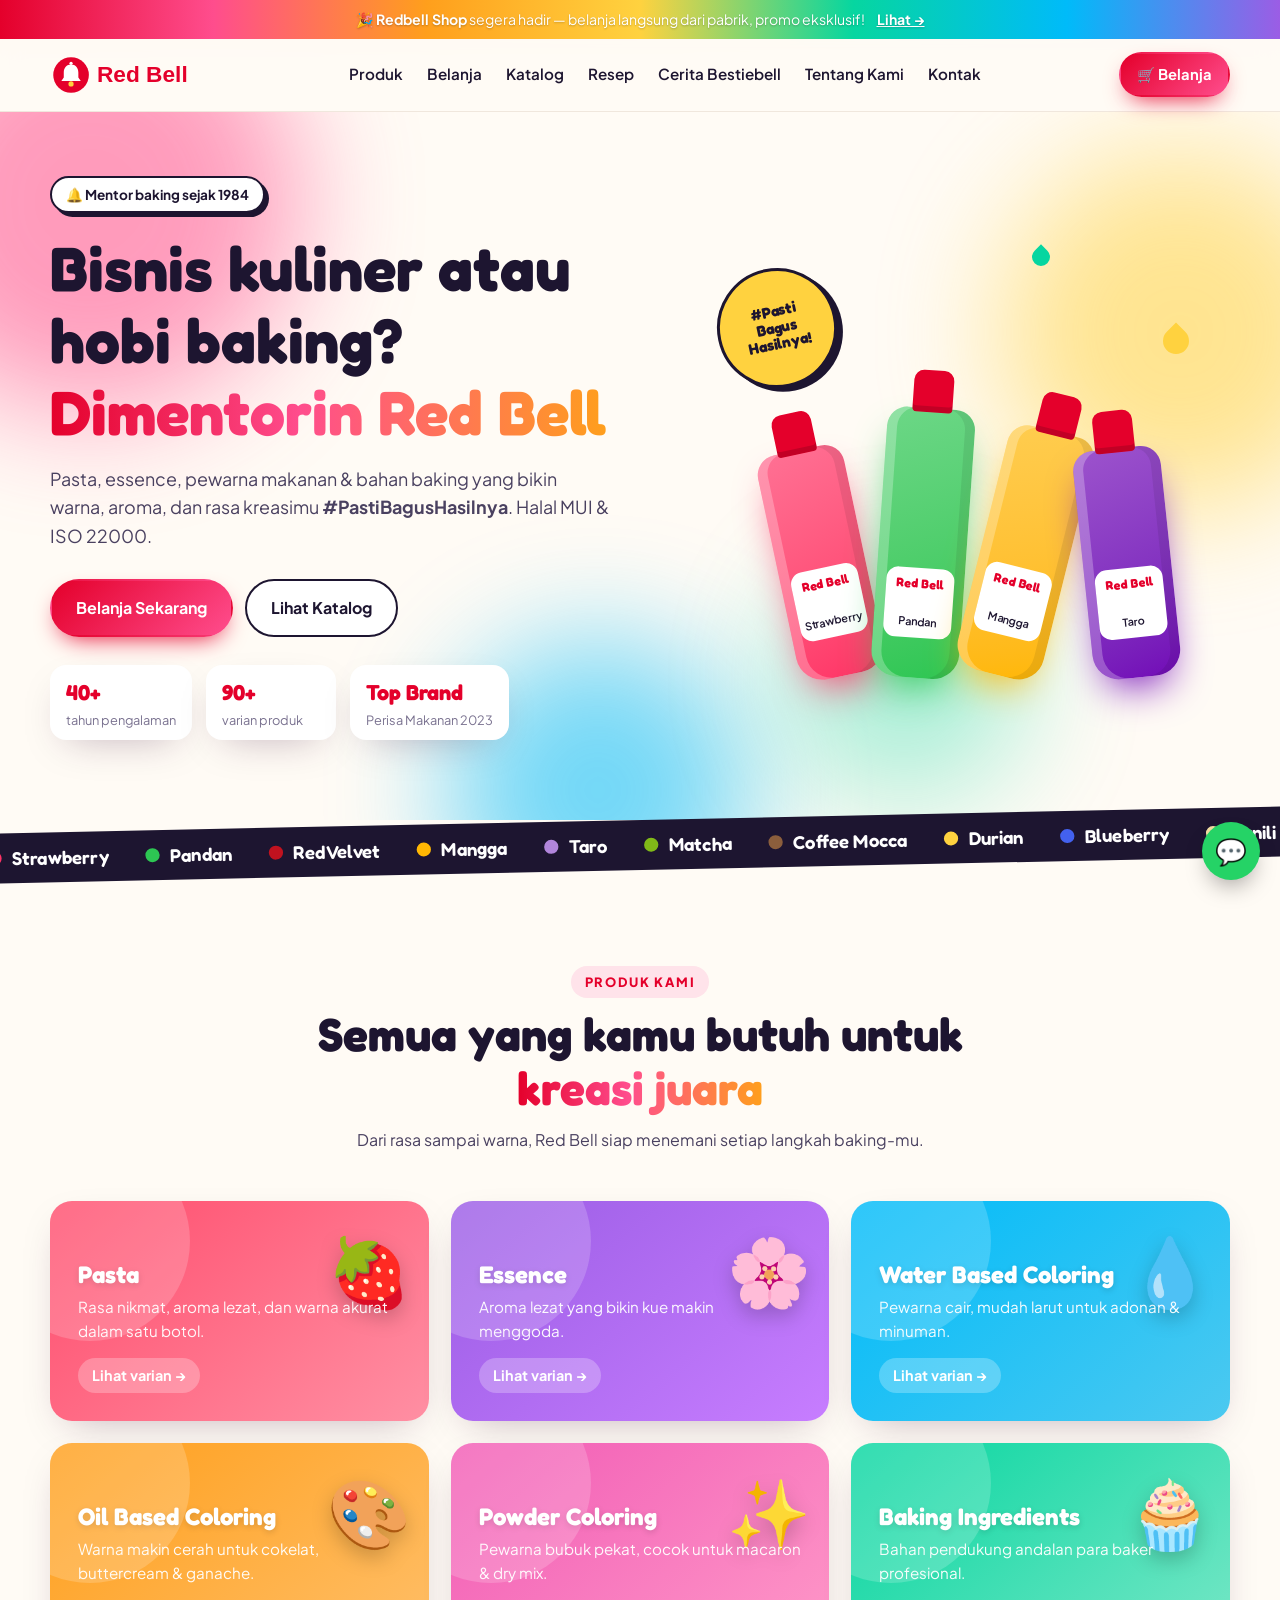
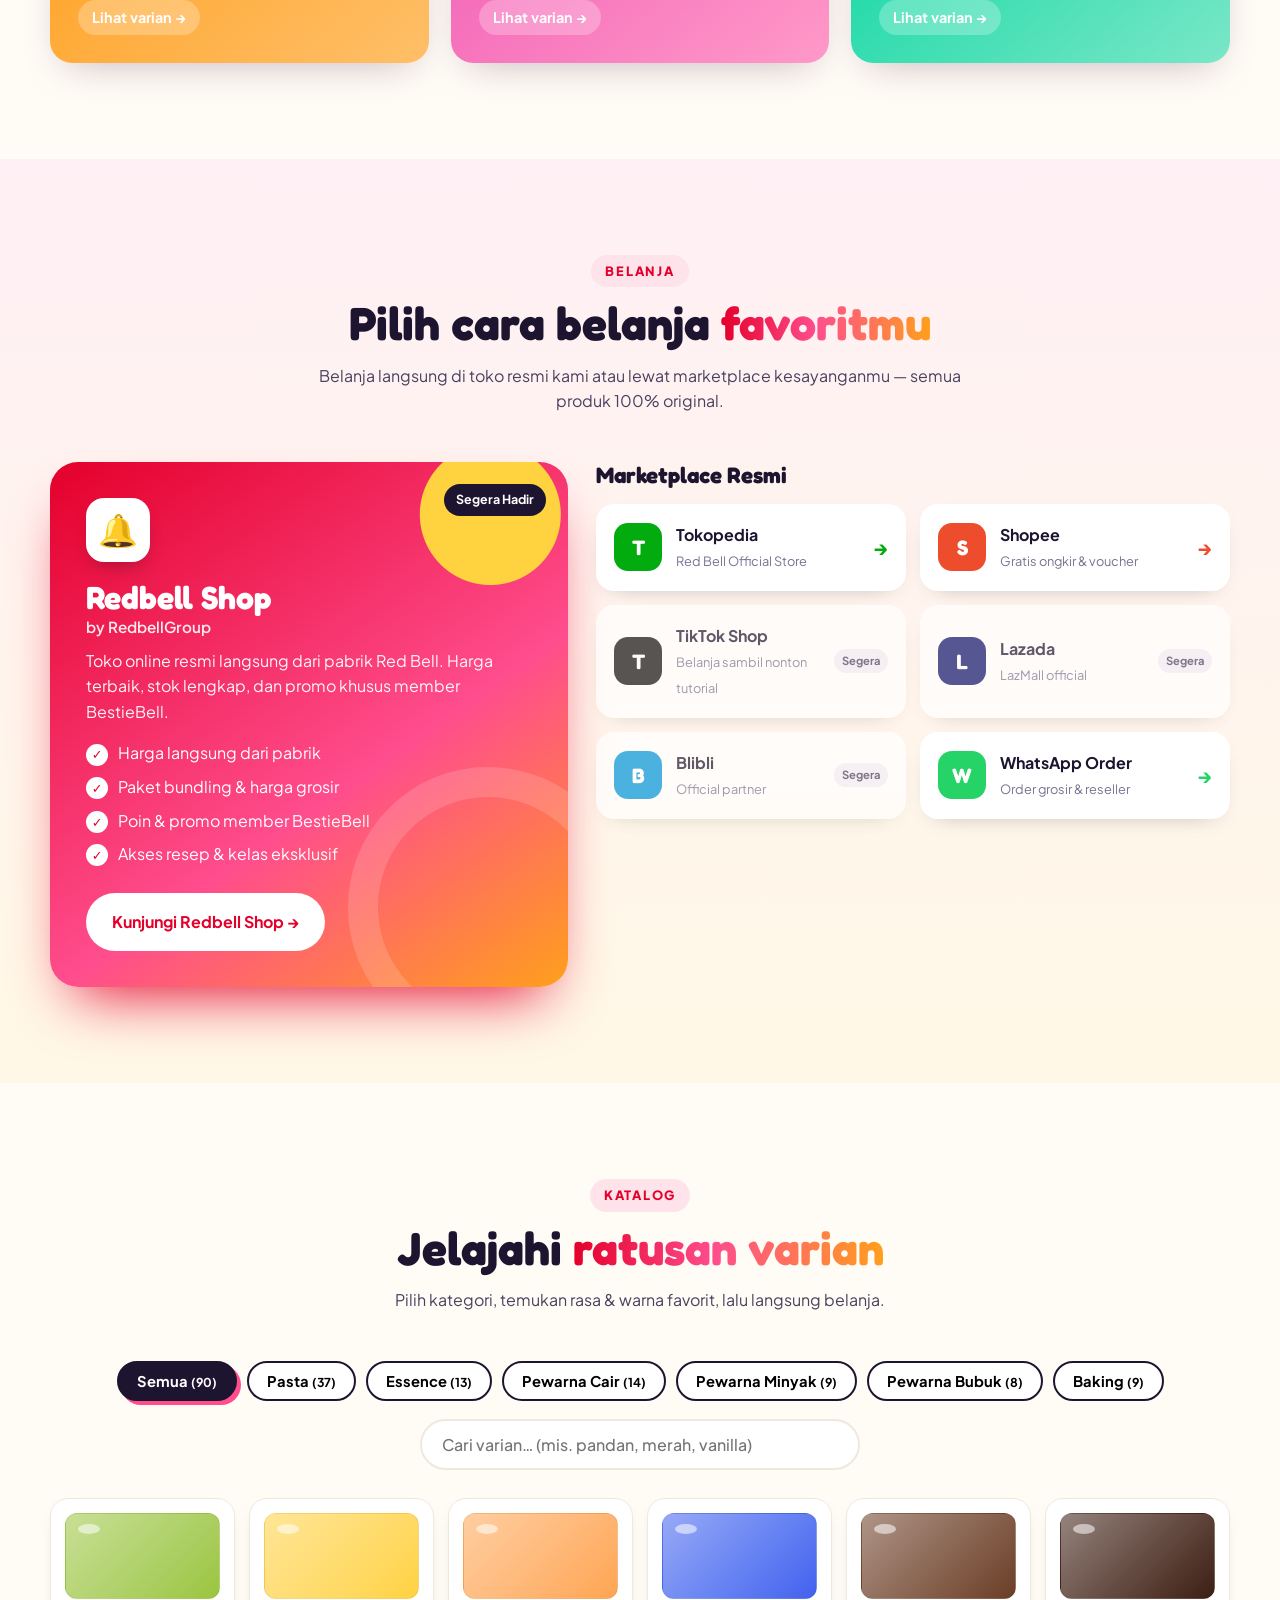
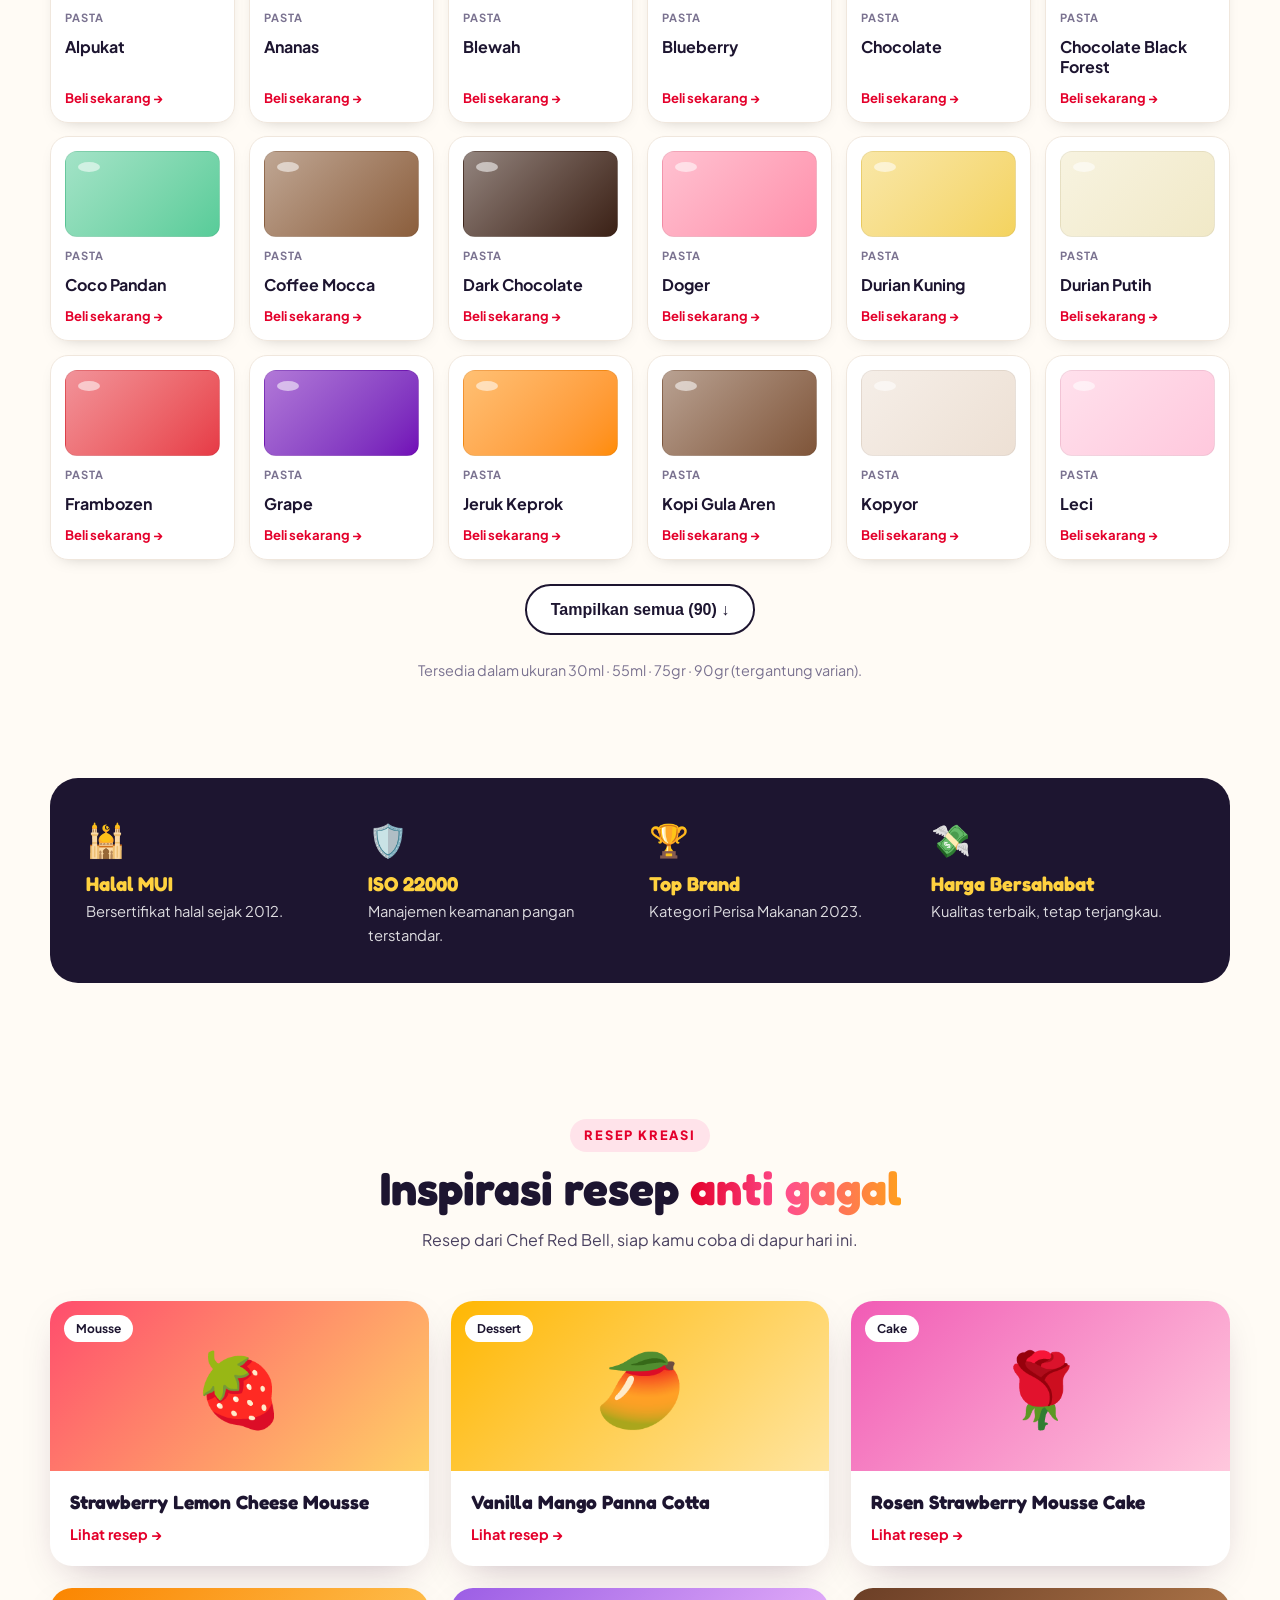
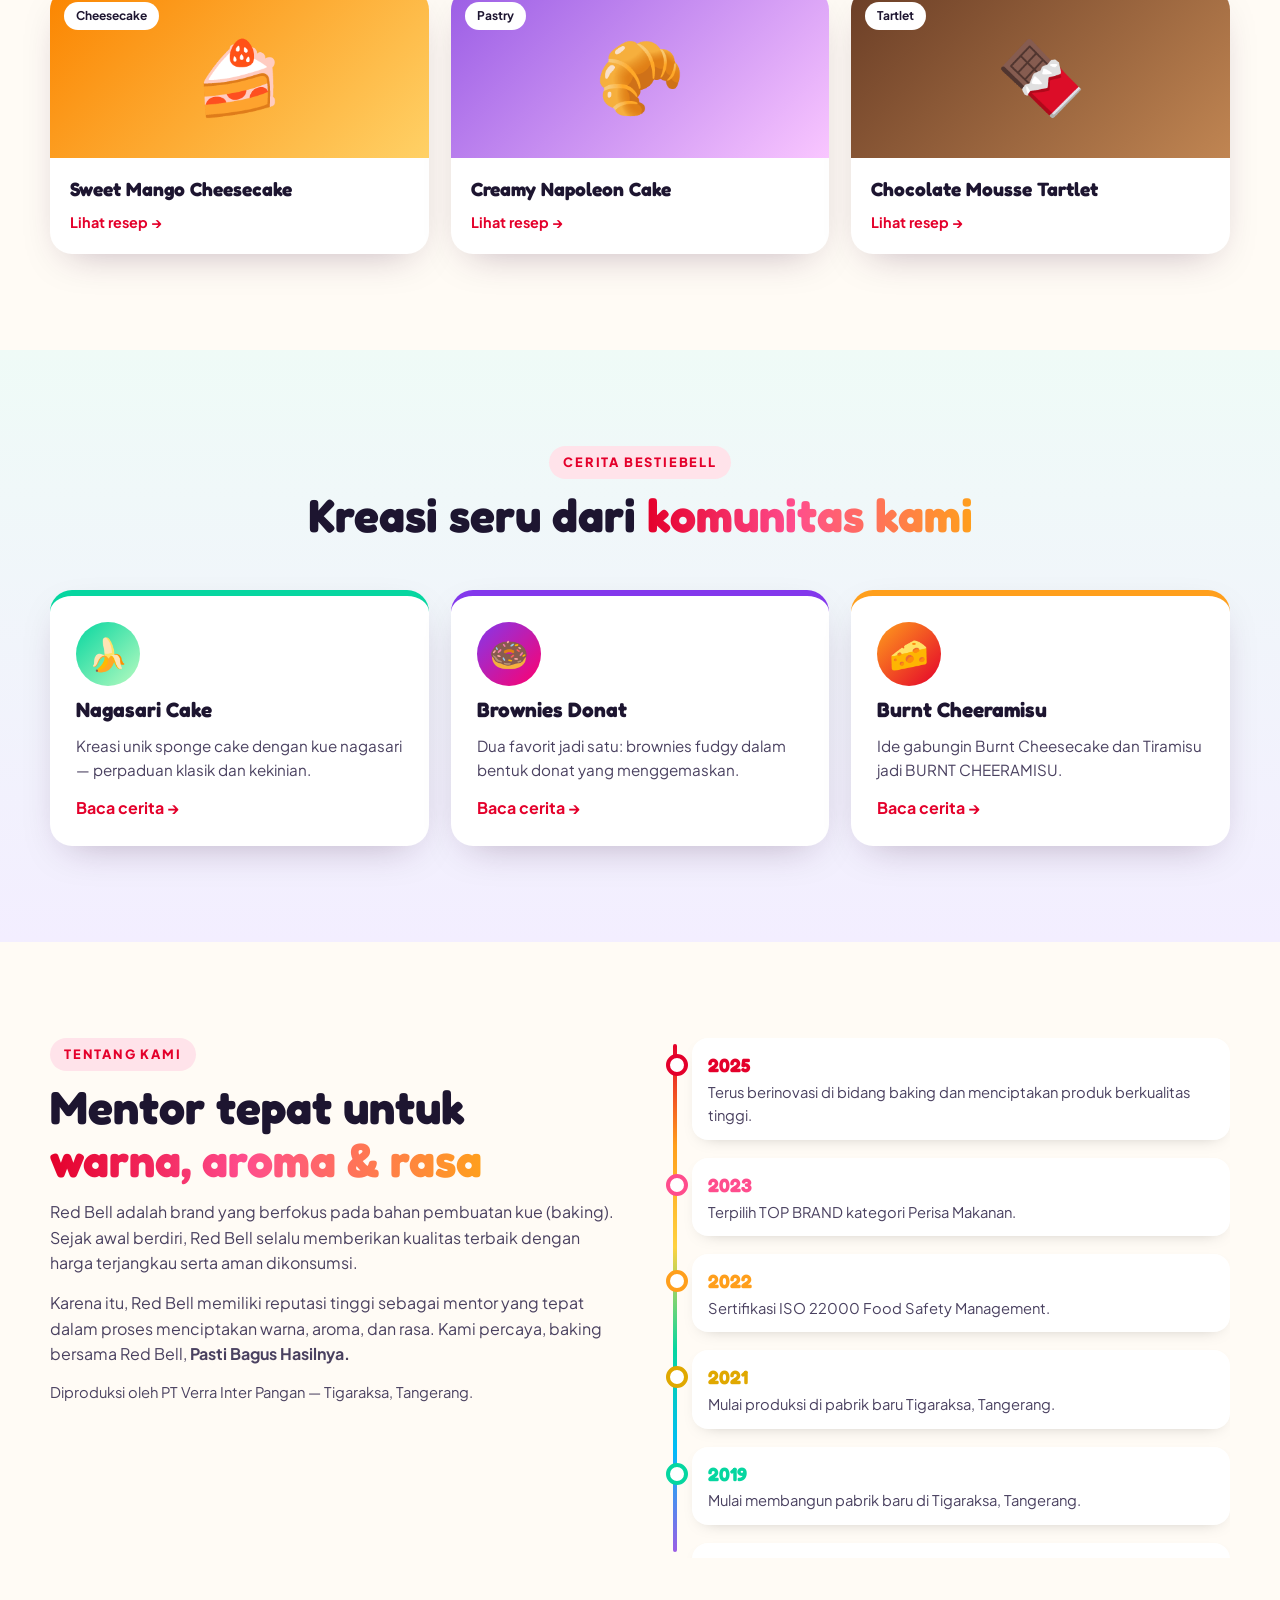
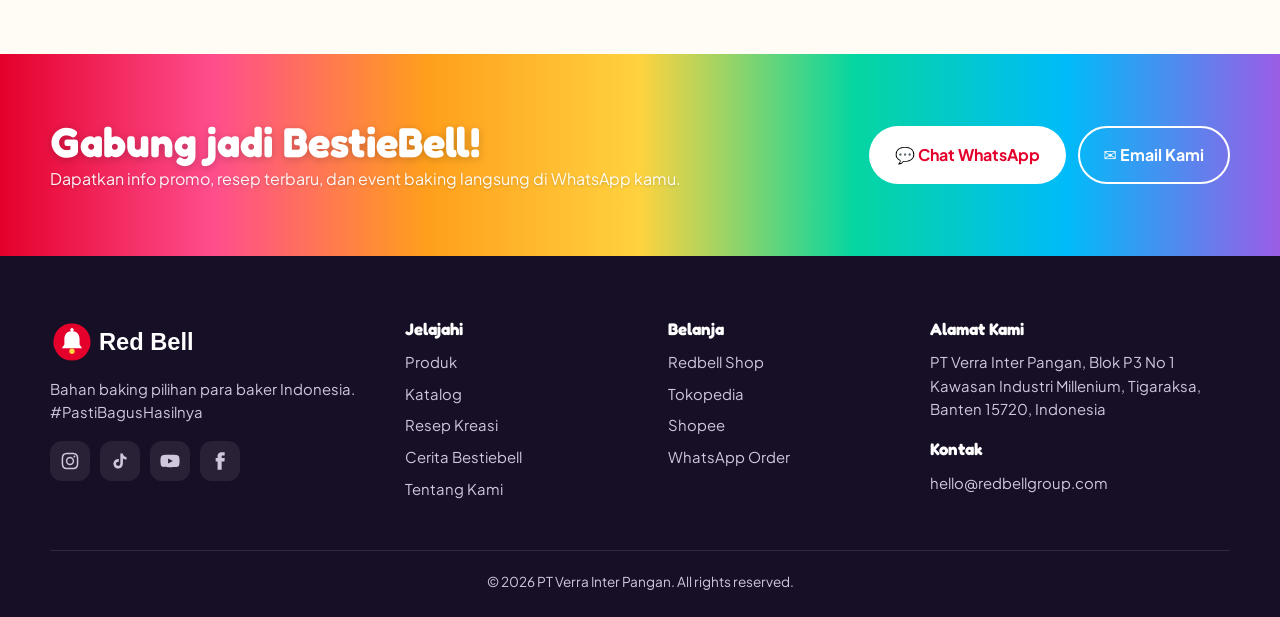
<file: index.html>
<!doctype html>
<html lang="id">
<head>
  <meta charset="utf-8" />
  <meta name="viewport" content="width=device-width, initial-scale=1" />
  <title>Red Bell — Bahan Baking #PastiBagusHasilnya</title>
  <meta name="description" content="Red Bell by PT Verra Inter Pangan: pasta, essence, pewarna makanan & bahan baking halal bersertifikat ISO 22000. Belanja di marketplace resmi atau Redbell Shop." />
  <meta property="og:title" content="Red Bell — #PastiBagusHasilnya" />
  <meta property="og:description" content="Mentor baking terpercaya sejak 1984. Pasta, essence, pewarna & bahan kue berkualitas." />
  <meta property="og:type" content="website" />
  <meta name="theme-color" content="#E4002B" />
  <link rel="icon" href="/assets/img/favicon.svg" type="image/svg+xml" />
  <link rel="preconnect" href="https://fonts.googleapis.com" />
  <link rel="preconnect" href="https://fonts.gstatic.com" crossorigin />
  <link href="https://fonts.googleapis.com/css2?family=Fredoka:wght@500;600;700&family=Plus+Jakarta+Sans:wght@400;500;600;700&display=swap" rel="stylesheet" />
  <link rel="stylesheet" href="/assets/css/style.css" />
</head>
<body>

  <!-- Announcement -->
  <div class="announce">
    <span>🎉 <b>Redbell Shop</b> segera hadir — belanja langsung dari pabrik, promo eksklusif!</span>
    <a href="/shop" data-link="inhouse">Lihat &rarr;</a>
  </div>

  <!-- Navbar -->
  <header class="nav" id="nav">
    <div class="container nav__inner">
      <a href="/" class="brand" aria-label="Red Bell beranda">
        <img src="/assets/img/logo.svg" alt="Red Bell" class="brand__logo" />
      </a>
      <nav class="nav__links" id="navLinks">
        <a href="#produk">Produk</a>
        <a href="#belanja">Belanja</a>
        <a href="#katalog">Katalog</a>
        <a href="#resep">Resep</a>
        <a href="#cerita">Cerita Bestiebell</a>
        <a href="#tentang">Tentang Kami</a>
        <a href="#kontak">Kontak</a>
      </nav>
      <div class="nav__cta">
        <a href="#belanja" class="btn btn--primary btn--sm">🛒 Belanja</a>
        <button class="nav__burger" id="burger" aria-label="Buka menu" aria-expanded="false"><span></span><span></span><span></span></button>
      </div>
    </div>
  </header>

  <main>
    <!-- HERO -->
    <section class="hero">
      <div class="hero__blobs" aria-hidden="true">
        <span class="blob b1"></span><span class="blob b2"></span><span class="blob b3"></span><span class="blob b4"></span>
      </div>
      <div class="container hero__grid">
        <div class="hero__text reveal">
          <span class="pill">🔔 Mentor baking sejak 1984</span>
          <h1>Bisnis kuliner atau hobi baking?<br /><span class="grad-text">Dimentorin Red Bell</span></h1>
          <p class="lead">Pasta, essence, pewarna makanan & bahan baking yang bikin warna, aroma, dan rasa kreasimu <b>#PastiBagusHasilnya</b>. Halal MUI &amp; ISO 22000.</p>
          <div class="hero__ctas">
            <a href="#belanja" class="btn btn--primary">Belanja Sekarang</a>
            <a href="#katalog" class="btn btn--ghost">Lihat Katalog</a>
          </div>
          <ul class="hero__badges">
            <li><b>40+</b><span>tahun pengalaman</span></li>
            <li><b>90+</b><span>varian produk</span></li>
            <li><b>Top Brand</b><span>Perisa Makanan 2023</span></li>
          </ul>
        </div>
        <div class="hero__art reveal" aria-hidden="true">
          <div class="bottle-stage">
            <div class="bottle" style="--c:#FF3366;--r:-12deg;--d:0s"><i></i><em>Strawberry</em></div>
            <div class="bottle" style="--c:#2DC653;--r:4deg;--d:.4s"><i></i><em>Pandan</em></div>
            <div class="bottle" style="--c:#FFB703;--r:14deg;--d:.8s"><i></i><em>Mangga</em></div>
            <div class="bottle" style="--c:#7209B7;--r:-6deg;--d:1.2s"><i></i><em>Taro</em></div>
            <div class="drop d1"></div><div class="drop d2"></div><div class="drop d3"></div>
            <div class="sticker">#Pasti<br/>Bagus<br/>Hasilnya!</div>
          </div>
        </div>
      </div>
    </section>

    <!-- MARQUEE -->
    <div class="marquee" aria-hidden="true"><div class="marquee__track" id="marquee"></div></div>

    <!-- KATEGORI -->
    <section class="section" id="produk">
      <div class="container">
        <div class="section__head reveal">
          <span class="eyebrow">Produk Kami</span>
          <h2>Semua yang kamu butuh untuk <span class="grad-text">kreasi juara</span></h2>
          <p>Dari rasa sampai warna, Red Bell siap menemani setiap langkah baking-mu.</p>
        </div>
        <div class="cat-grid" id="catGrid"></div>
      </div>
    </section>

    <!-- BELANJA: IN-HOUSE + MARKETPLACE -->
    <section class="section section--shop" id="belanja">
      <div class="container">
        <div class="section__head reveal">
          <span class="eyebrow">Belanja</span>
          <h2>Pilih cara belanja <span class="grad-text">favoritmu</span></h2>
          <p>Belanja langsung di toko resmi kami atau lewat marketplace kesayanganmu — semua produk 100% original.</p>
        </div>

        <div class="shop-layout">
          <article class="inhouse reveal" id="inhouseCard">
            <div class="inhouse__badge" id="inhouseBadge">Segera Hadir</div>
            <div class="inhouse__logo">🔔</div>
            <h3>Redbell Shop <small>by RedbellGroup</small></h3>
            <p>Toko online resmi langsung dari pabrik Red Bell. Harga terbaik, stok lengkap, dan promo khusus member BestieBell.</p>
            <ul class="checks">
              <li>Harga langsung dari pabrik</li>
              <li>Paket bundling &amp; harga grosir</li>
              <li>Poin &amp; promo member BestieBell</li>
              <li>Akses resep &amp; kelas eksklusif</li>
            </ul>
            <a class="btn btn--white" href="/shop" data-link="inhouse" id="inhouseBtn">Kunjungi Redbell Shop &rarr;</a>
          </article>

          <div class="market">
            <h3 class="market__title">Marketplace Resmi</h3>
            <div class="market__grid" id="marketGrid"></div>
          </div>
        </div>
      </div>
    </section>

    <!-- KATALOG -->
    <section class="section" id="katalog">
      <div class="container">
        <div class="section__head reveal">
          <span class="eyebrow">Katalog</span>
          <h2>Jelajahi <span class="grad-text">ratusan varian</span></h2>
          <p>Pilih kategori, temukan rasa &amp; warna favorit, lalu langsung belanja.</p>
        </div>
        <div class="tabs" id="tabs" role="tablist"></div>
        <div class="search">
          <input type="search" id="search" placeholder="Cari varian… (mis. pandan, merah, vanilla)" aria-label="Cari varian" />
        </div>
        <div class="catalog" id="catalog"></div>
        <div class="more"><button class="btn btn--ghost" id="moreBtn" hidden>Tampilkan semua</button></div>
        <p class="catalog__note">Tersedia dalam ukuran 30ml · 55ml · 75gr · 90gr (tergantung varian).</p>
      </div>
    </section>

    <!-- WHY -->
    <section class="section section--why">
      <div class="container why">
        <div class="why__item reveal"><span>🕌</span><h4>Halal MUI</h4><p>Bersertifikat halal sejak 2012.</p></div>
        <div class="why__item reveal"><span>🛡️</span><h4>ISO 22000</h4><p>Manajemen keamanan pangan terstandar.</p></div>
        <div class="why__item reveal"><span>🏆</span><h4>Top Brand</h4><p>Kategori Perisa Makanan 2023.</p></div>
        <div class="why__item reveal"><span>💸</span><h4>Harga Bersahabat</h4><p>Kualitas terbaik, tetap terjangkau.</p></div>
      </div>
    </section>

    <!-- RESEP -->
    <section class="section" id="resep">
      <div class="container">
        <div class="section__head reveal">
          <span class="eyebrow">Resep Kreasi</span>
          <h2>Inspirasi resep <span class="grad-text">anti gagal</span></h2>
          <p>Resep dari Chef Red Bell, siap kamu coba di dapur hari ini.</p>
        </div>
        <div class="recipe-grid" id="recipeGrid"></div>
      </div>
    </section>

    <!-- CERITA -->
    <section class="section section--stories" id="cerita">
      <div class="container">
        <div class="section__head reveal">
          <span class="eyebrow">Cerita Bestiebell</span>
          <h2>Kreasi seru dari <span class="grad-text">komunitas kami</span></h2>
        </div>
        <div class="story-grid" id="storyGrid"></div>
      </div>
    </section>

    <!-- TENTANG -->
    <section class="section" id="tentang">
      <div class="container about">
        <div class="about__text reveal">
          <span class="eyebrow">Tentang Kami</span>
          <h2>Mentor tepat untuk <span class="grad-text">warna, aroma &amp; rasa</span></h2>
          <p>Red Bell adalah brand yang berfokus pada bahan pembuatan kue (baking). Sejak awal berdiri, Red Bell selalu memberikan kualitas terbaik dengan harga terjangkau serta aman dikonsumsi.</p>
          <p>Karena itu, Red Bell memiliki reputasi tinggi sebagai mentor yang tepat dalam proses menciptakan warna, aroma, dan rasa. Kami percaya, baking bersama Red Bell, <b>Pasti Bagus Hasilnya.</b></p>
          <p class="muted">Diproduksi oleh PT Verra Inter Pangan — Tigaraksa, Tangerang.</p>
        </div>
        <ol class="timeline reveal" id="timeline"></ol>
      </div>
    </section>

    <!-- CTA -->
    <section class="cta-band" id="kontak">
      <div class="container cta-band__inner">
        <div>
          <h2>Gabung jadi <span>BestieBell!</span></h2>
          <p>Dapatkan info promo, resep terbaru, dan event baking langsung di WhatsApp kamu.</p>
        </div>
        <div class="cta-band__btns">
          <a class="btn btn--white" data-link="whatsapp" href="#" target="_blank" rel="noopener">💬 Chat WhatsApp</a>
          <a class="btn btn--outline-white" data-link="email" href="#">✉️ Email Kami</a>
        </div>
      </div>
    </section>
  </main>

  <footer class="footer">
    <div class="container footer__grid">
      <div>
        <img src="/assets/img/logo-white.svg" alt="Red Bell" class="footer__logo" />
        <p>Bahan baking pilihan para baker Indonesia. #PastiBagusHasilnya</p>
        <div class="socials" id="socials"></div>
      </div>
      <div>
        <h5>Jelajahi</h5>
        <a href="#produk">Produk</a><a href="#katalog">Katalog</a><a href="#resep">Resep Kreasi</a><a href="#cerita">Cerita Bestiebell</a><a href="#tentang">Tentang Kami</a>
      </div>
      <div>
        <h5>Belanja</h5>
        <a href="/shop" data-link="inhouse">Redbell Shop</a>
        <div id="footerMarkets"></div>
      </div>
      <div>
        <h5>Alamat Kami</h5>
        <p id="addr"></p>
        <h5>Kontak</h5>
        <a data-link="email" href="#" id="emailText"></a>
      </div>
    </div>
    <div class="container footer__bottom">© <span id="year"></span> PT Verra Inter Pangan. All rights reserved.</div>
  </footer>

  <a class="fab" data-link="whatsapp" href="#" target="_blank" rel="noopener" aria-label="Chat WhatsApp">💬</a>

  <script src="/assets/js/config.js"></script>
  <script src="/assets/js/data.js"></script>
  <script src="/assets/js/main.js"></script>
</body>
</html>
</file>
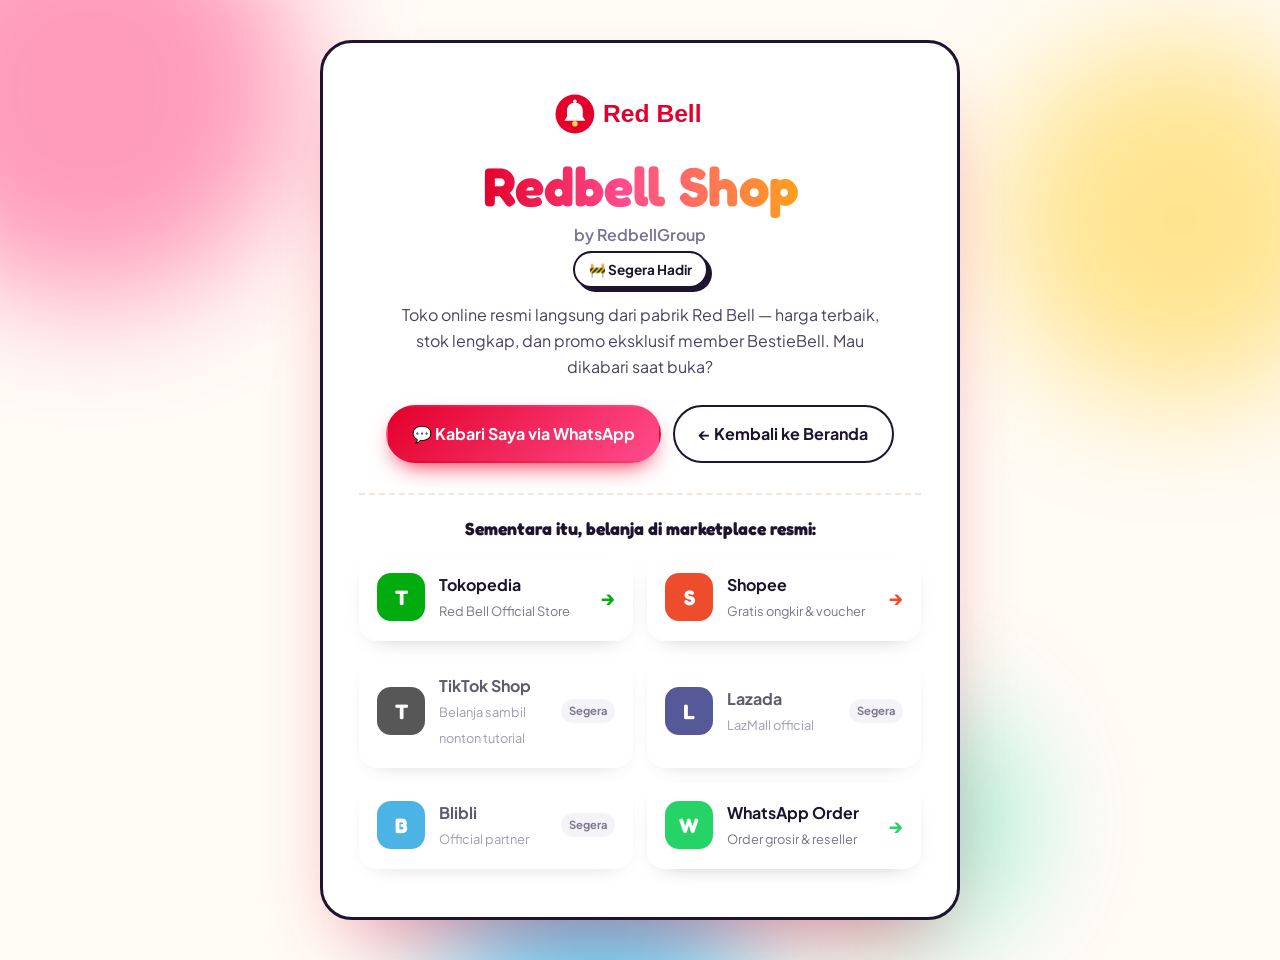
<file: shop.html>
<!doctype html>
<html lang="id">
<head>
  <meta charset="utf-8" />
  <meta name="viewport" content="width=device-width, initial-scale=1" />
  <title>Redbell Shop — Segera Hadir</title>
  <meta name="description" content="Redbell Shop by RedbellGroup: toko online resmi langsung dari pabrik Red Bell. Segera hadir." />
  <meta name="theme-color" content="#E4002B" />
  <link rel="icon" href="/assets/img/favicon.svg" type="image/svg+xml" />
  <link rel="preconnect" href="https://fonts.googleapis.com" />
  <link rel="preconnect" href="https://fonts.gstatic.com" crossorigin />
  <link href="https://fonts.googleapis.com/css2?family=Fredoka:wght@500;600;700&family=Plus+Jakarta+Sans:wght@400;500;600;700&display=swap" rel="stylesheet" />
  <link rel="stylesheet" href="/assets/css/style.css" />
  <style>
    .soon{min-height:100vh;display:grid;place-items:center;position:relative;overflow:hidden;padding:40px 0;text-align:center}
    .soon__card{position:relative;background:#fff;border-radius:32px;padding:48px 36px;max-width:640px;box-shadow:0 40px 80px -30px rgba(228,0,43,.45);border:3px solid var(--ink)}
    .soon__card h1{font-size:clamp(2.2rem,6vw,3.4rem);margin:18px 0 6px}
    .soon__card h1 small{display:block;font:600 1rem "Plus Jakarta Sans";color:var(--muted);margin-top:6px}
    .soon__card p{color:var(--ink-2);margin:14px auto 26px;max-width:480px}
    .soon__row{display:flex;gap:12px;justify-content:center;flex-wrap:wrap}
    .soon__mk{margin-top:30px;padding-top:24px;border-top:2px dashed var(--line)}
    .soon__mk h3{font-size:1.1rem;margin-bottom:14px}
    .soon__mk .market__grid{text-align:left}
  </style>
</head>
<body>
  <section class="soon">
    <div class="hero__blobs" aria-hidden="true"><span class="blob b1"></span><span class="blob b2"></span><span class="blob b3"></span><span class="blob b4"></span></div>
    <div class="container" style="display:grid;place-items:center">
      <div class="soon__card">
        <a href="/"><img src="/assets/img/logo.svg" alt="Red Bell" style="height:46px;margin:0 auto" /></a>
        <h1><span class="grad-text">Redbell Shop</span><small>by RedbellGroup</small></h1>
        <span class="pill">🚧 Segera Hadir</span>
        <p>Toko online resmi langsung dari pabrik Red Bell — harga terbaik, stok lengkap, dan promo eksklusif member BestieBell. Mau dikabari saat buka?</p>
        <div class="soon__row">
          <a class="btn btn--primary" data-link="whatsapp" href="#" target="_blank" rel="noopener">💬 Kabari Saya via WhatsApp</a>
          <a class="btn btn--ghost" href="/">&larr; Kembali ke Beranda</a>
        </div>
        <div class="soon__mk">
          <h3>Sementara itu, belanja di marketplace resmi:</h3>
          <div class="market__grid" id="marketGrid"></div>
        </div>
      </div>
    </div>
  </section>
  <script src="/assets/js/config.js"></script>
  <script src="/assets/js/data.js"></script>
  <script src="/assets/js/main.js"></script>
</body>
</html>
</file>
<file: assets/css/style.css>
:root{
  --red:#E4002B; --red-d:#B80022; --pink:#FF4D8D; --orange:#FF9F1C; --yellow:#FFD23F;
  --green:#06D6A0; --blue:#00BBF9; --purple:#9B5DE5;
  --ink:#1D1530; --ink-2:#4A4160; --muted:#7A7290; --bg:#FFFBF5; --card:#FFFFFF; --line:#F0E7DD;
  --radius:22px; --shadow:0 14px 40px -18px rgba(60,20,60,.35);
  --rainbow:linear-gradient(90deg,var(--red),var(--pink),var(--orange),var(--yellow),var(--green),var(--blue),var(--purple));
}
*{box-sizing:border-box;margin:0;padding:0}
html{scroll-behavior:smooth;scroll-padding-top:90px;overflow-x:clip}
body{font-family:"Plus Jakarta Sans",system-ui,sans-serif;color:var(--ink);background:var(--bg);line-height:1.6;overflow-x:clip}
img{max-width:100%;display:block}
a{color:inherit;text-decoration:none}
h1,h2,h3,h4,h5{font-family:"Fredoka",sans-serif;line-height:1.15;font-weight:700}
.container{width:min(1180px,100% - 32px);margin-inline:auto}
.grad-text{background:linear-gradient(90deg,var(--red),var(--pink) 45%,var(--orange));-webkit-background-clip:text;background-clip:text;color:transparent}
.muted{color:var(--muted);font-size:.92rem}

/* Buttons */
.btn{display:inline-flex;align-items:center;gap:.4em;padding:.9em 1.5em;border-radius:999px;font-weight:700;font-size:1rem;border:2px solid transparent;cursor:pointer;transition:transform .2s,box-shadow .2s,background .2s}
.btn:hover{transform:translateY(-3px)}
.btn--primary{background:linear-gradient(135deg,var(--red),var(--pink));color:#fff;box-shadow:0 10px 24px -10px var(--red)}
.btn--ghost{background:#fff;color:var(--ink);border-color:var(--ink)}
.btn--white{background:#fff;color:var(--red)}
.btn--outline-white{border-color:#fff;color:#fff}
.btn--sm{padding:.6em 1.1em;font-size:.92rem}
.btn[aria-disabled="true"]{opacity:.85;cursor:default}

/* Announcement */
.announce{background:var(--rainbow);color:#fff;font-size:.88rem;display:flex;gap:12px;justify-content:center;align-items:center;padding:8px 16px;text-align:center;flex-wrap:wrap;text-shadow:0 1px 2px rgba(0,0,0,.25)}
.announce a{font-weight:700;text-decoration:underline}

/* Nav */
.nav{position:sticky;top:0;z-index:50;background:rgba(255,251,245,.85);backdrop-filter:blur(12px);border-bottom:1px solid var(--line)}
.nav__inner{display:flex;align-items:center;justify-content:space-between;height:72px;gap:16px}
.brand__logo{height:42px;width:auto}
.nav__links{display:flex;gap:24px;font-weight:600;font-size:.95rem}
.nav__links a{position:relative;padding:4px 0}
.nav__links a::after{content:"";position:absolute;left:0;bottom:-2px;height:3px;width:0;border-radius:3px;background:var(--rainbow);transition:width .25s}
.nav__links a:hover::after{width:100%}
.nav__cta{display:flex;align-items:center;gap:10px}
.nav__burger{display:none;background:none;border:0;width:40px;height:40px;cursor:pointer;flex-direction:column;justify-content:center;gap:5px;align-items:center}
.nav__burger span{width:22px;height:2.5px;background:var(--ink);border-radius:2px;transition:.25s}

/* Hero */
.hero{position:relative;padding:64px 0 80px;overflow:hidden}
.hero__blobs .blob{position:absolute;border-radius:50%;filter:blur(60px);opacity:.55;animation:float 12s ease-in-out infinite}
.b1{width:420px;height:420px;background:var(--pink);top:-120px;left:-120px}
.b2{width:360px;height:360px;background:var(--yellow);top:40px;right:-80px;animation-delay:-3s!important}
.b3{width:300px;height:300px;background:var(--blue);bottom:-120px;left:35%;animation-delay:-6s!important}
.b4{width:240px;height:240px;background:var(--green);bottom:20px;right:20%;opacity:.35!important;animation-delay:-9s!important}
@keyframes float{0%,100%{transform:translate(0,0) scale(1)}50%{transform:translate(30px,-25px) scale(1.08)}}
.hero__grid{position:relative;display:grid;grid-template-columns:1.1fr .9fr;gap:40px;align-items:center}
.pill{display:inline-block;background:#fff;border:2px solid var(--ink);border-radius:999px;padding:6px 14px;font-weight:700;font-size:.85rem;box-shadow:4px 4px 0 var(--ink)}
.hero h1{font-size:clamp(2.2rem,5vw,3.9rem);margin:20px 0 16px}
.lead{font-size:1.12rem;color:var(--ink-2);max-width:560px}
.hero__ctas{display:flex;gap:12px;margin:28px 0;flex-wrap:wrap}
.hero__badges{list-style:none;display:flex;gap:14px;flex-wrap:wrap}
.hero__badges li{background:#fff;border-radius:16px;padding:10px 16px;box-shadow:var(--shadow);display:flex;flex-direction:column;min-width:130px}
.hero__badges b{font-family:Fredoka;font-size:1.35rem;color:var(--red)}
.hero__badges span{font-size:.8rem;color:var(--muted)}

/* Hero bottles art */
.bottle-stage{position:relative;height:440px;display:flex;align-items:flex-end;justify-content:center;gap:14px}
.bottle{position:relative;width:88px;height:230px;border-radius:20px 20px 26px 26px;background:linear-gradient(160deg,color-mix(in srgb,var(--c) 70%,#fff),var(--c));transform:rotate(var(--r));box-shadow:0 20px 40px -14px var(--c),inset -10px 0 0 rgba(0,0,0,.08),inset 10px 0 0 rgba(255,255,255,.25);animation:bob 4s ease-in-out infinite;animation-delay:var(--d)}
.bottle:nth-child(2){height:270px}.bottle:nth-child(3){height:250px}
.bottle::before{content:"";position:absolute;left:50%;top:-38px;transform:translateX(-50%);width:40px;height:42px;background:var(--red);border-radius:10px 10px 4px 4px;box-shadow:inset 0 -6px 0 rgba(0,0,0,.15)}
.bottle i{position:absolute;inset:auto 10px 40px;height:70px;background:#fff;border-radius:12px}
.bottle i::before{content:"Red Bell";position:absolute;inset:8px 0 auto;text-align:center;font:700 .78rem Fredoka;color:var(--red)}
.bottle em{position:absolute;left:10px;right:10px;bottom:50px;text-align:center;font:600 .68rem "Plus Jakarta Sans";color:var(--ink);font-style:normal}
@keyframes bob{0%,100%{translate:0 0}50%{translate:0 -14px}}
.drop{position:absolute;width:26px;height:26px;border-radius:0 50% 50% 50%;transform:rotate(45deg);animation:bob 3s ease-in-out infinite}
.d1{background:var(--blue);top:40px;left:12%}.d2{background:var(--yellow);top:90px;right:8%;animation-delay:-1s}.d3{background:var(--green);top:10px;right:35%;width:18px;height:18px;animation-delay:-2s}
.sticker{position:absolute;top:30px;left:0;background:var(--yellow);border:3px solid var(--ink);border-radius:50%;width:120px;height:120px;display:grid;place-items:center;text-align:center;font:700 .95rem/1.1 Fredoka;transform:rotate(-12deg);box-shadow:5px 5px 0 var(--ink);animation:spin 18s linear infinite}
@keyframes spin{0%{transform:rotate(-12deg)}50%{transform:rotate(8deg)}100%{transform:rotate(-12deg)}}

/* Marquee */
.marquee{background:var(--ink);color:#fff;overflow:hidden;padding:14px 0;transform:rotate(-1.2deg) scaleX(1.02)}
.marquee__track{display:flex;gap:36px;width:max-content;animation:scroll 40s linear infinite;font:600 1.15rem Fredoka;white-space:nowrap}
.marquee__track span{display:inline-flex;align-items:center;gap:10px}
.marquee__track i{width:14px;height:14px;border-radius:50%;display:inline-block}
@keyframes scroll{to{transform:translateX(-50%)}}

/* Sections */
.section{padding:96px 0}
.section__head{text-align:center;max-width:680px;margin:0 auto 48px}
.section__head h2,.about h2{font-size:clamp(1.9rem,4vw,2.9rem);margin:10px 0 12px}
.section__head p{color:var(--ink-2)}
.eyebrow{display:inline-block;font-weight:800;font-size:.8rem;letter-spacing:.14em;text-transform:uppercase;color:var(--red);background:#FFE3EA;padding:6px 14px;border-radius:999px}

/* Category */
.cat-grid{display:grid;grid-template-columns:repeat(3,1fr);gap:22px}
.cat{position:relative;border-radius:var(--radius);padding:28px;color:#fff;background:linear-gradient(140deg,var(--g1),var(--g2));overflow:hidden;min-height:220px;display:flex;flex-direction:column;justify-content:flex-end;box-shadow:var(--shadow);transition:transform .25s}
.cat:hover{transform:translateY(-6px) rotate(-.5deg)}
.cat__emoji{position:absolute;top:14px;right:18px;font-size:4.2rem;filter:drop-shadow(0 8px 10px rgba(0,0,0,.2));transition:transform .3s}
.cat:hover .cat__emoji{transform:scale(1.15) rotate(10deg)}
.cat::before{content:"";position:absolute;width:200px;height:200px;border-radius:50%;background:rgba(255,255,255,.18);top:-60px;left:-60px}
.cat h3{font-size:1.5rem;text-shadow:0 2px 6px rgba(0,0,0,.15)}
.cat p{font-size:.95rem;opacity:.95;margin:6px 0 14px}
.cat__link{font-weight:700;font-size:.9rem;background:rgba(255,255,255,.25);padding:6px 14px;border-radius:999px;align-self:flex-start}

/* Shop */
.section--shop{background:linear-gradient(180deg,#FFF0F5 0%,#FFF8E6 100%);position:relative}
.shop-layout{display:grid;grid-template-columns:.9fr 1.1fr;gap:28px;align-items:stretch}
.inhouse{position:relative;border-radius:28px;padding:36px;color:#fff;background:radial-gradient(circle at 85% 10%,#FFD23F 0 70px,transparent 71px),linear-gradient(145deg,var(--red),#FF4D8D 60%,#FF9F1C);box-shadow:0 30px 60px -25px var(--red);overflow:hidden}
.inhouse::after{content:"";position:absolute;inset:auto -60px -60px auto;width:220px;height:220px;border-radius:50%;border:30px solid rgba(255,255,255,.15)}
.inhouse__badge{position:absolute;top:22px;right:22px;background:var(--ink);color:#fff;font-weight:700;font-size:.78rem;padding:6px 12px;border-radius:999px}
.inhouse__badge.is-live{background:var(--green)}
.inhouse__logo{width:64px;height:64px;border-radius:18px;background:#fff;display:grid;place-items:center;font-size:2rem;margin-bottom:18px;box-shadow:0 10px 20px -8px rgba(0,0,0,.3)}
.inhouse h3{font-size:2rem}
.inhouse h3 small{display:block;font:600 .95rem "Plus Jakarta Sans";opacity:.9}
.inhouse p{margin:12px 0 16px;opacity:.95}
.checks{list-style:none;display:grid;gap:8px;margin-bottom:26px}
.checks li::before{content:"✓";display:inline-grid;place-items:center;width:22px;height:22px;border-radius:50%;background:#fff;color:var(--red);font-weight:800;font-size:.8rem;margin-right:10px}
.market__title{font-size:1.4rem;margin-bottom:16px}
.market__grid{display:grid;grid-template-columns:repeat(2,1fr);gap:14px}
.mp{display:flex;align-items:center;gap:14px;background:#fff;border-radius:18px;padding:16px;border:2px solid transparent;box-shadow:0 8px 24px -16px rgba(0,0,0,.4);transition:.2s;position:relative}
.mp:hover{border-color:var(--mp);transform:translateY(-3px)}
.mp__icon{width:48px;height:48px;border-radius:14px;background:var(--mp);color:#fff;display:grid;place-items:center;font:700 1.3rem Fredoka;flex:none}
.mp__body{flex:1;min-width:0}
.mp__body b{display:block;font-size:1rem}
.mp__body span{font-size:.8rem;color:var(--muted)}
.mp__go{font-weight:800;color:var(--mp);font-size:1.2rem}
.mp.is-soon{opacity:.7;cursor:default}
.mp.is-soon:hover{transform:none;border-color:transparent}
.tag-soon{font-size:.7rem;font-weight:700;background:#F2EEF8;color:var(--ink-2);padding:3px 8px;border-radius:999px;white-space:nowrap}

/* Catalog */
.tabs{display:flex;gap:10px;justify-content:center;flex-wrap:wrap;margin-bottom:18px}
.tab{border:2px solid var(--ink);background:#fff;padding:9px 18px;border-radius:999px;font:700 .92rem "Plus Jakarta Sans";cursor:pointer;transition:.2s}
.tab:hover{transform:translateY(-2px)}
.tab.is-active{background:var(--ink);color:#fff;box-shadow:4px 4px 0 var(--pink)}
.search{max-width:440px;margin:0 auto 28px}
.search input{width:100%;padding:13px 20px;border-radius:999px;border:2px solid var(--line);font:500 1rem "Plus Jakarta Sans";background:#fff;outline:none}
.search input:focus{border-color:var(--pink)}
.catalog{display:grid;grid-template-columns:repeat(auto-fill,minmax(170px,1fr));gap:14px}
.item{background:#fff;border-radius:18px;padding:14px;display:flex;flex-direction:column;gap:10px;box-shadow:0 6px 18px -12px rgba(0,0,0,.35);border:1px solid var(--line);animation:pop .35s ease both}
@keyframes pop{from{opacity:0;transform:scale(.94)}}
.item__swatch{height:86px;border-radius:12px;background:linear-gradient(135deg,color-mix(in srgb,var(--sw) 55%,#fff),var(--sw));position:relative;border:1px solid rgba(0,0,0,.05)}
.item__swatch::after{content:"";position:absolute;top:10px;left:12px;width:22px;height:10px;border-radius:50%;background:rgba(255,255,255,.55)}
.item__type{font-size:.7rem;font-weight:700;text-transform:uppercase;letter-spacing:.08em;color:var(--muted)}
.item__name{font-weight:700;line-height:1.25}
.item__buy{margin-top:auto;font-size:.82rem;font-weight:700;color:var(--red)}
.catalog__note{text-align:center;margin-top:24px;color:var(--muted);font-size:.9rem}
.empty{grid-column:1/-1;text-align:center;color:var(--muted);padding:30px}

/* Why */
.section--why{padding:0 0 40px}
.why{display:grid;grid-template-columns:repeat(4,1fr);gap:18px;background:var(--ink);color:#fff;border-radius:28px;padding:36px}
.why__item span{font-size:2rem}
.why__item h4{font-size:1.25rem;margin:8px 0 4px;color:var(--yellow)}
.why__item p{font-size:.92rem;opacity:.85}

/* Recipes */
.recipe-grid{display:grid;grid-template-columns:repeat(3,1fr);gap:22px}
.recipe{background:#fff;border-radius:var(--radius);overflow:hidden;box-shadow:var(--shadow);transition:transform .25s}
.recipe:hover{transform:translateY(-6px)}
.recipe__img{height:170px;background:linear-gradient(135deg,var(--g1),var(--g2));display:grid;place-items:center;font-size:4.5rem;position:relative}
.recipe__tag{position:absolute;top:14px;left:14px;background:#fff;font-size:.75rem;font-weight:700;padding:4px 12px;border-radius:999px}
.recipe__body{padding:20px}
.recipe__body h4{font-size:1.2rem;margin-bottom:8px}
.recipe__body span{font-weight:700;color:var(--red);font-size:.9rem}

/* Stories */
.section--stories{background:linear-gradient(180deg,#EFFBF7,#F3EEFF)}
.story-grid{display:grid;grid-template-columns:repeat(3,1fr);gap:22px}
.story{background:#fff;border-radius:var(--radius);padding:26px;box-shadow:var(--shadow);display:flex;flex-direction:column;gap:12px;border-top:6px solid var(--g1)}
.story__emoji{width:64px;height:64px;border-radius:50%;background:linear-gradient(135deg,var(--g1),var(--g2));display:grid;place-items:center;font-size:2rem}
.story h4{font-size:1.3rem}
.story p{color:var(--ink-2);font-size:.95rem;flex:1}
.story a{font-weight:700;color:var(--red)}

/* About + Timeline */
.about{display:grid;grid-template-columns:1fr 1fr;gap:48px;align-items:start}
.about__text p{margin-bottom:14px;color:var(--ink-2)}
.timeline{list-style:none;position:relative;padding-left:28px;max-height:520px;overflow:auto;scrollbar-width:thin}
.timeline::before{content:"";position:absolute;left:9px;top:6px;bottom:6px;width:4px;border-radius:4px;background:linear-gradient(var(--red),var(--orange),var(--yellow),var(--green),var(--blue),var(--purple))}
.timeline li{position:relative;margin-bottom:18px;background:#fff;border-radius:16px;padding:12px 16px;box-shadow:0 6px 18px -12px rgba(0,0,0,.35)}
.timeline li::before{content:"";position:absolute;left:-26px;top:16px;width:14px;height:14px;border-radius:50%;background:#fff;border:4px solid var(--dot)}
.timeline b{font-family:Fredoka;font-size:1.2rem;color:var(--dot)}
.timeline p{font-size:.92rem;color:var(--ink-2)}

/* CTA band */
.cta-band{background:var(--rainbow);color:#fff;padding:64px 0}
.cta-band__inner{display:flex;justify-content:space-between;align-items:center;gap:24px;flex-wrap:wrap}
.cta-band h2{font-size:clamp(1.8rem,4vw,2.6rem);text-shadow:0 2px 8px rgba(0,0,0,.2)}
.cta-band p{opacity:.95;text-shadow:0 1px 3px rgba(0,0,0,.2)}
.cta-band__btns{display:flex;gap:12px;flex-wrap:wrap}

/* Footer */
.footer{background:#170F26;color:#CFC8DD;padding:64px 0 24px;font-size:.93rem}
.footer__grid{display:grid;grid-template-columns:1.4fr 1fr 1fr 1.3fr;gap:32px}
.footer__logo{height:44px;margin-bottom:14px}
.footer h5{color:#fff;font-size:1.05rem;margin:0 0 12px}
.footer h5:not(:first-child){margin-top:18px}
.footer a{display:block;margin-bottom:8px;transition:color .2s}
.footer a:hover{color:var(--yellow)}
.socials{display:flex;gap:10px;margin-top:16px}
.socials a{width:40px;height:40px;border-radius:12px;display:grid!important;place-items:center;background:rgba(255,255,255,.08);margin:0}
.socials a:hover{background:var(--pink);color:#fff}
.socials svg{width:20px;height:20px;fill:currentColor}
.footer__bottom{border-top:1px solid rgba(255,255,255,.1);margin-top:40px;padding-top:20px;text-align:center;font-size:.85rem}

.fab{position:fixed;right:20px;bottom:20px;width:58px;height:58px;border-radius:50%;background:#25D366;display:grid;place-items:center;font-size:1.6rem;box-shadow:0 12px 24px -8px rgba(0,0,0,.4);z-index:60;transition:transform .2s}
.fab:hover{transform:scale(1.1)}

/* Reveal */
.reveal{opacity:0;transform:translateY(24px);transition:opacity .7s ease,transform .7s ease}
.reveal.is-in{opacity:1;transform:none}
@media (prefers-reduced-motion:reduce){*{animation:none!important;transition:none!important}.reveal{opacity:1;transform:none}}

/* Responsive */
@media (max-width:1024px){
  .nav__links{gap:16px;font-size:.88rem}
  .cat-grid,.recipe-grid{grid-template-columns:repeat(2,1fr)}
  .shop-layout{grid-template-columns:1fr}
  .footer__grid{grid-template-columns:1fr 1fr}
}
@media (max-width:860px){
  .nav__burger{display:flex}
  .nav__links{position:absolute;top:72px;left:0;right:0;flex-direction:column;background:var(--bg);padding:20px 24px;gap:14px;border-bottom:1px solid var(--line);transform:translateY(-12px);opacity:0;pointer-events:none;transition:.25s}
  .nav__links.is-open{transform:none;opacity:1;pointer-events:auto}
  .burger-open span:nth-child(1){transform:translateY(7.5px) rotate(45deg)}
  .burger-open span:nth-child(2){opacity:0}
  .burger-open span:nth-child(3){transform:translateY(-7.5px) rotate(-45deg)}
  .hero__grid,.about{grid-template-columns:1fr}
  .hero{padding-top:40px}
  .bottle-stage{height:340px;transform:scale(.85)}
  .story-grid{grid-template-columns:1fr}
  .why{grid-template-columns:1fr 1fr}
  .timeline{max-height:none}
}
@media (max-width:560px){
  .cat-grid,.recipe-grid,.market__grid,.footer__grid{grid-template-columns:1fr}
  .section{padding:72px 0}
  .bottle{width:66px}
  .bottle-stage{gap:8px}
  .sticker{width:96px;height:96px;font-size:.8rem}
  .inhouse{padding:28px 22px}
  .why{padding:26px}
  .catalog{grid-template-columns:repeat(2,1fr)}
  .nav__cta .btn{display:none}
}
.more{text-align:center;margin-top:24px}
.more [hidden]{display:none}
</file>
